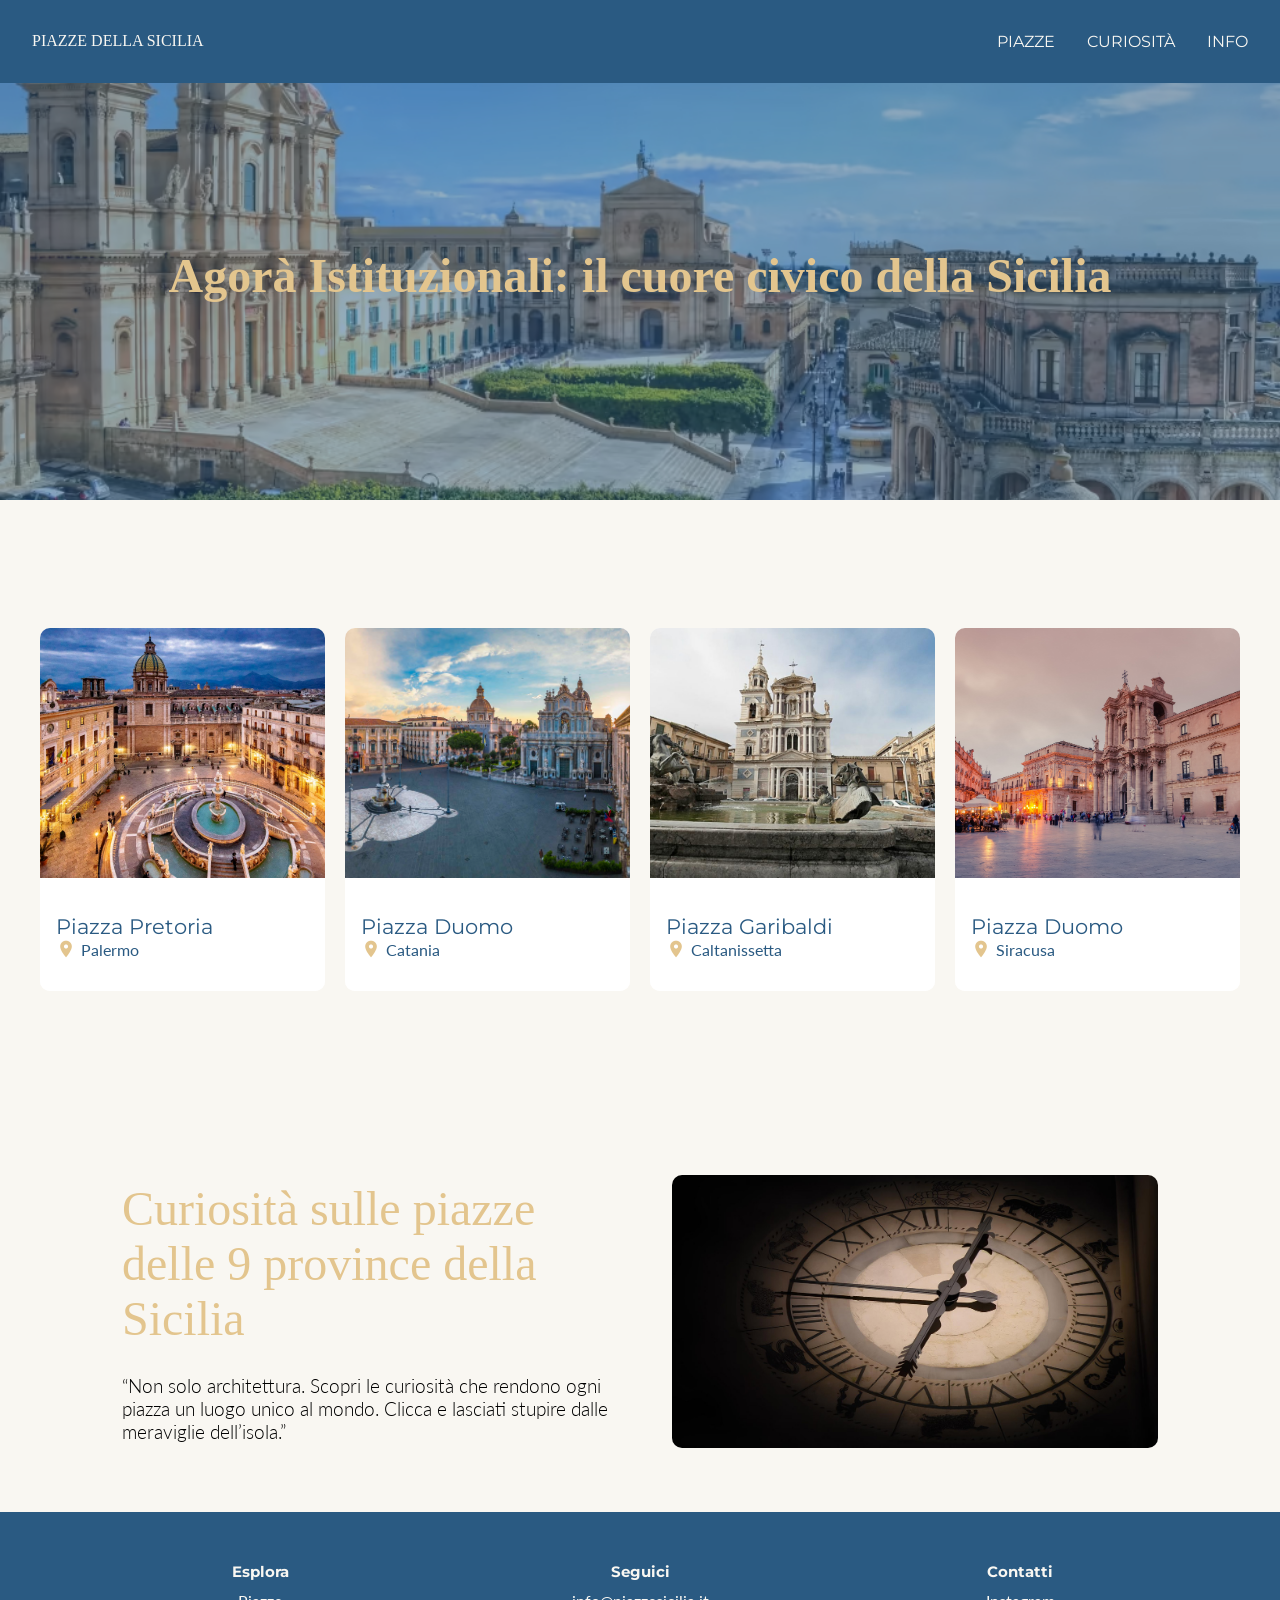
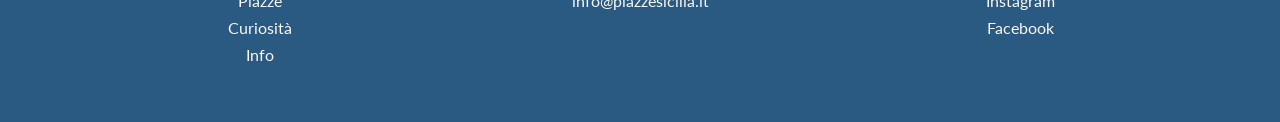
<file: index.html>
<!DOCTYPE html>
<html lang="en">
<head>
    <link rel="stylesheet" href="https://fonts.googleapis.com/icon?family=Material+Icons">
    <meta charset="UTF-8">
    <meta name="viewport" content="width=device-width, initial-scale=1.0">
    <title>Document</title>
    <link rel="stylesheet" href="css/style.css">
    <link href="https://fonts.googleapis.com/css2?family=Lato:wght@300&family=Montserrat:wght@300;400&family=Playfair+Display:wght@400;700&display=swap" rel="stylesheet">
</head>
<body>
    <header>
        <div>
            <p><a href="index.html">Piazze della Sicilia</a></p>
            <nav>
                <ul>
                    <li><a href="piazze.html">Piazze</a></li>
                    <li><a href="curiosita.html">Curiosità</a></li>
                    <li><a href="info.html">Info</a></li>
                </ul>
            </nav>
        </div>
    </header>
    <main>
        <section class="hero">
            <div class="hero_img">
                <img src="immagini/hero.jpg" alt="">
            </div>
            <div class="hero_txt">
                <h1>Agorà Istituzionali: il cuore civico della Sicilia</h1>
            </div>
        </section>
        <section class="content">
            <div class="card_contenitore">
            <a href="piazzapalermo.html" class="card-link">
                <div class="card_item">
                        <div class="card_img">
                            <img src="immagini/Foto 1.jpg" alt="">
                        </div>
                        <div class="card_text">
                            <h2>Piazza Pretoria</h2>
                            <p class="location-container">
                                <span class="material-icons">location_on</span>
                                <span class="location-text">Palermo</span>
                            </p>
                        </div>
                </div>
            </a>
            <a href="piazzacatania.html" class="card-link">
                <div class="card_item">
                    <div class="card_img">
                        <img src="immagini/Foto 2.jpg" alt="">
                    </div>
                    <div class="card_text">
                        <h2>Piazza Duomo</h2>
                        <p class="location-container">
                                <span class="material-icons">location_on</span>
                                <span class="location-text">Catania</span>
                        </p>
                    </div>
                </div>
            </a>
            <a href="piazzacaltanissetta.html" class="card-link">
                <div class="card_item">
                    <div class="card_img">
                        <img src="immagini/Foto 3.jpg" alt="">
                    </div>
                    <div class="card_text">
                        <h2>Piazza Garibaldi</h2>
                        <p class="location-container">
                                <span class="material-icons">location_on</span>
                                <span class="location-text">Caltanissetta</span>
                        </p>
                    </div>
                </div>
            </a>
            <a href="piazzasiracusa.html" class="card-link">
                <div class="card_item">
                    <div class="card_img">
                        <img src="immagini/Foto 4.jpeg" alt="">
                    </div>
                    <div class="card_text">
                        <h2>Piazza Duomo</h2>
                        <p class="location-container">
                                <span class="material-icons">location_on</span>
                                <span class="location-text">Siracusa</span>
                        </p>
                    </div>
                </div>
            </a>
            </div>
        </section>
        <section class="curiosità_container">
                <div class="curiosità_content">
                    <a href="curiosita.html">
                    <h3>Curiosità sulle piazze delle 9 province della Sicilia</h3>
                    </a>
                    <p>“Non solo architettura. Scopri le curiosità che rendono ogni piazza un luogo unico al mondo. Clicca e lasciati stupire dalle meraviglie dell’isola.”</p>
                </div>
                <div class="curiosità_img_wrap">
                    <img src="immagini/Foto 5.jpg" alt="" class="curiosità_img">
                </div>
        </section>
    </main>
    <footer class="site-footer">
        <div class="footer-container">

            <div class="footer-col">
                <h5>Esplora</h5>
                <ul>
                    <li> <a href="#">Piazze</a></li>
                    <li> <a href="#">Curiosità</a></li>
                    <li> <a href="#">Info</a></li>
                </ul>
            </div>
            
            <div class="footer-col">
                <h5>Seguici</h5>
                <p>info@piazzesicilia.it</p>
            </div>
            
            <div class="footer-col">
                <h5>Contatti</h5>
                <ul>
                    <li> <a href="#">Instagram</a></li>
                    <li> <a href="#">Facebook</a></li>
                </ul>
            </div>

        </div>

    </footer>
    
</body>
</html>
</file>
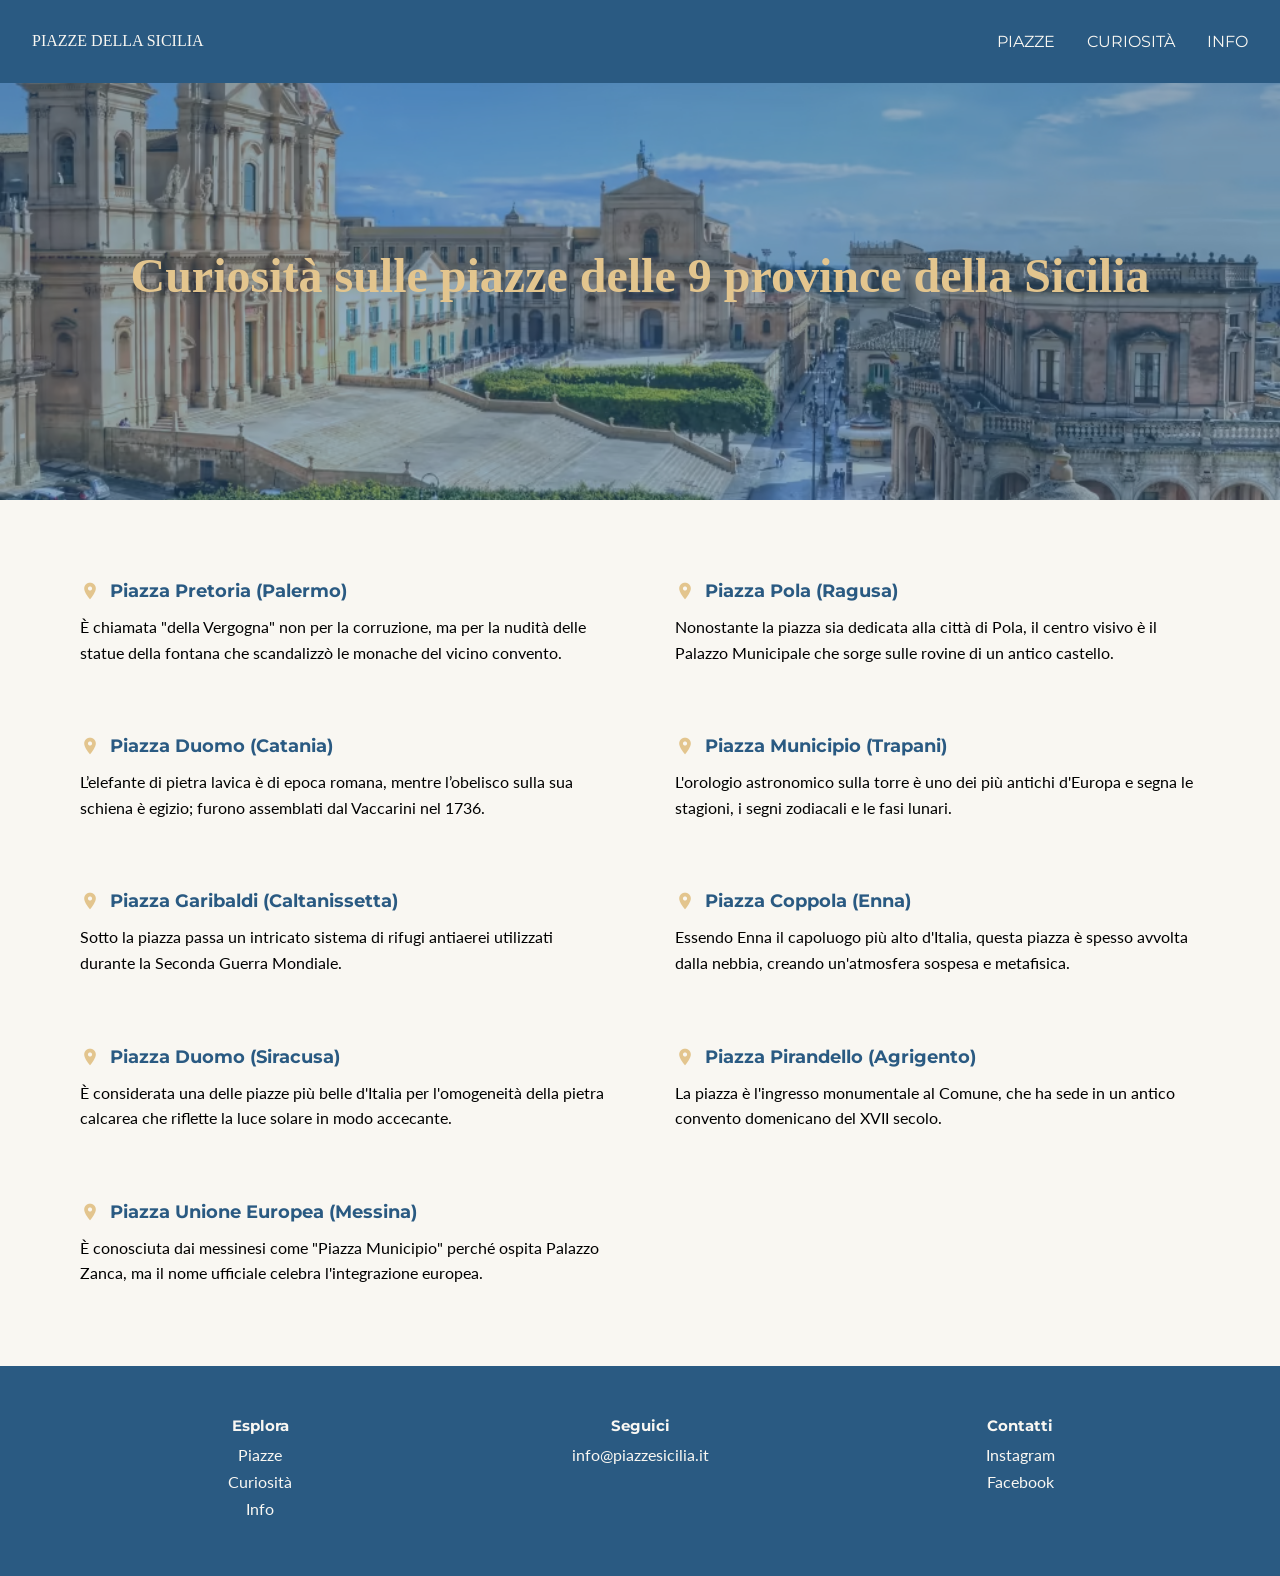
<file: curiosita.html>
<!DOCTYPE html>
<html lang="en">
<head>
    <link rel="stylesheet" href="https://fonts.googleapis.com/icon?family=Material+Icons">
    <meta charset="UTF-8">
    <meta name="viewport" content="width=device-width, initial-scale=1.0">
    <title>Document</title>
    <link rel="stylesheet" href="css/style.css">
    <link href="https://fonts.googleapis.com/css2?family=Lato:wght@300&family=Montserrat:wght@300;400&family=Playfair+Display:wght@400;700&display=swap" rel="stylesheet">
</head>
<body>
    <header>
        <div>
            <p><a href="index.html">Piazze della Sicilia</a></p>
            <nav>
                <ul>
                    <li><a href="piazze.html">Piazze</a></li>
                    <li><a href="curiosita.html">Curiosità</a></li>
                    <li><a href="info.html">Info</a></li>
                </ul>
            </nav>
        </div>
    </header>
    <main>
        <section class="hero">
            <div class="hero_img">
                <img src="immagini/hero.jpg" alt="">
            </div>
            <div class="hero_txt">
                <h1>Curiosità sulle piazze delle 9 province della Sicilia</h1>
            </div>
        </section>
        <section>
            <div class="curiosità-info-grid">                    
                <div class="curiosità-item">
                    <a href="piazzapalermo.html" class="card-link">
                    <h3 class="location-container">
                        <span class="material-icons">location_on</span>
                        <span class="location-text">Piazza Pretoria (Palermo)</span>
                    </h3>
                    </a>
                    <p>È chiamata "della Vergogna" non per la corruzione, ma per la nudità delle statue della fontana che scandalizzò le monache del vicino convento.</p>
                </div>
                <div class="curiosità-item">
                    <h3 class="location-container">
                        <span class="material-icons">location_on</span>
                        <span class="location-text">Piazza Pola (Ragusa)</span>
                    </h3>
                    <p>Nonostante la piazza sia dedicata alla città di Pola, il centro visivo è il Palazzo Municipale che sorge sulle rovine di un antico castello.</p>
                </div>
                <div class="curiosità-item">
                    <a href="piazzacatania.html" class="card-link">
                    <h3 class="location-container">
                        <span class="material-icons">location_on</span>
                        <span class="location-text">Piazza Duomo (Catania)</span>
                    </h3>
                    </a>
                    <p>L’elefante di pietra lavica è di epoca romana, mentre l’obelisco sulla sua schiena è egizio; furono assemblati dal Vaccarini nel 1736.</p>
                </div>
                <div class="curiosità-item">
                    <h3 class="location-container">
                        <span class="material-icons">location_on</span>
                        <span class="location-text">Piazza Municipio (Trapani)</span>
                    </h3>
                    <p>L'orologio astronomico sulla torre è uno dei più antichi d'Europa e segna le stagioni, i segni zodiacali e le fasi lunari.</p>
                </div>
                <div class="curiosità-item">
                    <a href="piazzacaltanissetta.html" class="card-link">
                    <h3 class="location-container">
                        <span class="material-icons">location_on</span>
                        <span class="location-text">Piazza Garibaldi (Caltanissetta)</span>
                    </h3>
                    </a>
                    <p>Sotto la piazza passa un intricato sistema di rifugi antiaerei utilizzati durante la Seconda Guerra Mondiale.</p>
                </div>
                <div class="curiosità-item">
                    <h3 class="location-container">
                        <span class="material-icons">location_on</span>
                        <span class="location-text">Piazza Coppola (Enna)</span>
                    </h3>
                    <p>Essendo Enna il capoluogo più alto d'Italia, questa piazza è spesso avvolta dalla nebbia, creando un'atmosfera sospesa e metafisica.</p>
                </div>
                <div class="curiosità-item">
                    <a href="piazzasiracusa.html" class="card-link">
                    <h3 class="location-container">
                        <span class="material-icons">location_on</span>
                        <span class="location-text">Piazza Duomo (Siracusa)</span>
                    </h3>
                    </a>
                    <p>È considerata una delle piazze più belle d'Italia per l'omogeneità della pietra calcarea che riflette la luce solare in modo accecante.</p>
                </div>
                <div class="curiosità-item">
                    <h3 class="location-container">
                        <span class="material-icons">location_on</span>
                        <span class="location-text">Piazza Pirandello (Agrigento)</span>
                    </h3>
                    <p>La piazza è l'ingresso monumentale al Comune, che ha sede in un antico convento domenicano del XVII secolo.</p>
                </div>
                <div class="curiosità-item">
                    <h3 class="location-container">
                        <span class="material-icons">location_on</span>
                        <span class="location-text">Piazza Unione Europea (Messina)</span>
                    </h3>
                    <p>È conosciuta dai messinesi come "Piazza Municipio" perché ospita Palazzo Zanca, ma il nome ufficiale celebra l'integrazione europea.</p>
                </div>
            </div>
        </section>
    </main>
     <footer class="site-footer">
        <div class="footer-container">

            <div class="footer-col">
                <h5>Esplora</h5>
                <ul>
                    <li> <a href="#">Piazze</a></li>
                    <li> <a href="#">Curiosità</a></li>
                    <li> <a href="#">Info</a></li>
                </ul>
            </div>
            
            <div class="footer-col">
                <h5>Seguici</h5>
                <p>info@piazzesicilia.it</p>
            </div>
            
            <div class="footer-col">
                <h5>Contatti</h5>
                <ul>
                    <li> <a href="#">Instagram</a></li>
                    <li> <a href="#">Facebook</a></li>
                </ul>
            </div>

        </div>

    </footer>
</body>
</html>
</file>
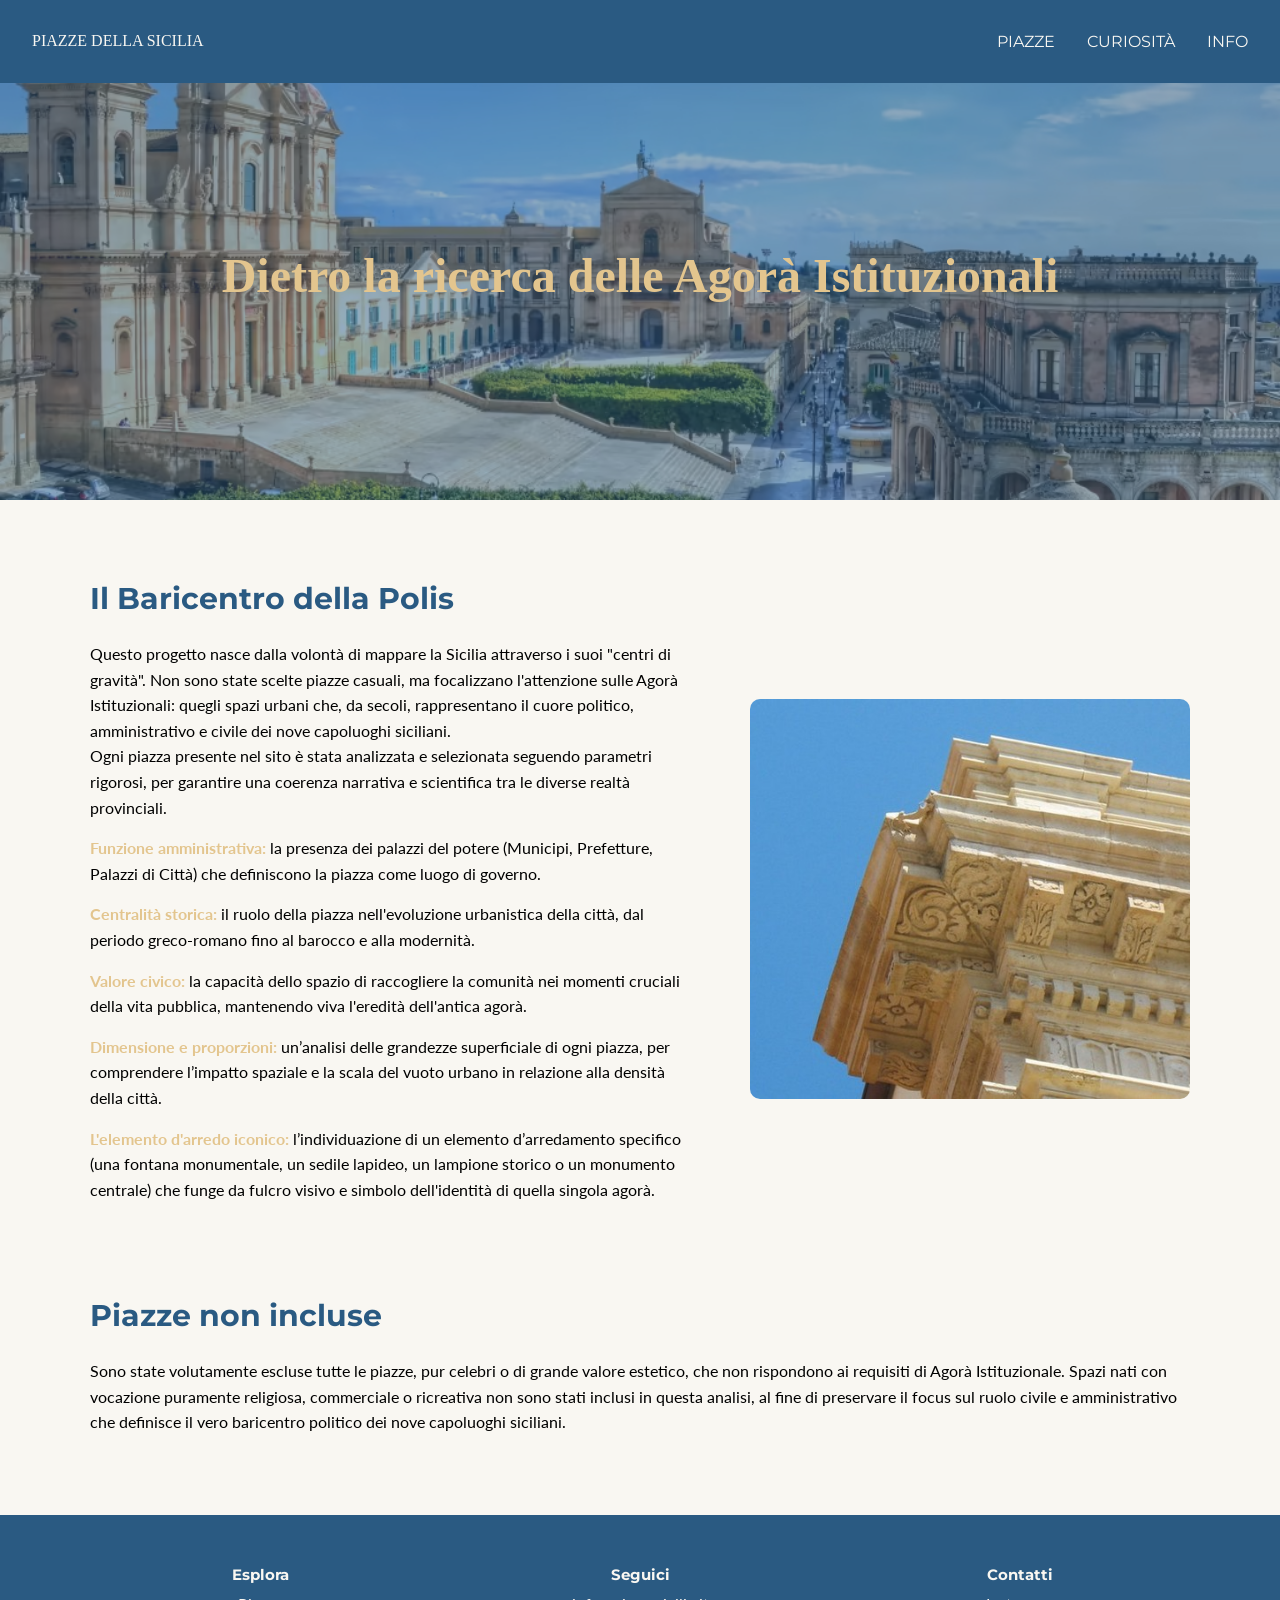
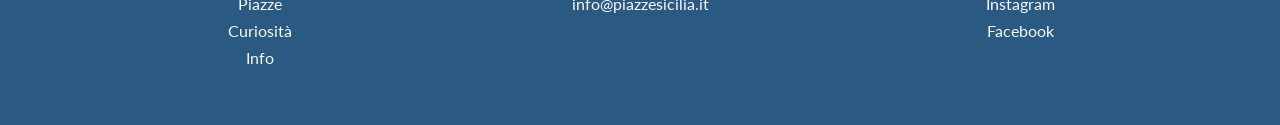
<file: info.html>
<!DOCTYPE html>
<html lang="en">
<head>
    <link rel="stylesheet" href="https://fonts.googleapis.com/icon?family=Material+Icons">
    <meta charset="UTF-8">
    <meta name="viewport" content="width=device-width, initial-scale=1.0">
    <title>Document</title>
    <link rel="stylesheet" href="css/style.css">
    <link href="https://fonts.googleapis.com/css2?family=Lato:wght@300&family=Montserrat:wght@300;400&family=Playfair+Display:wght@400;700&display=swap" rel="stylesheet">
</head>
<body>
    <header>
        <div>
            <p><a href="index.html">Piazze della Sicilia</a></p>
            <nav>
                <ul>
                    <li><a href="piazze.html">Piazze</a></li>
                    <li><a href="curiosita.html">Curiosità</a></li>
                    <li><a href="info.html">Info</a></li>
                </ul>
            </nav>
        </div>
    </header>
    <main>
        <section class="hero">
            <div class="hero_img">
                <img src="immagini/hero.jpg" alt="">
            </div>
            <div class="hero_txt">
                <h1>Dietro la ricerca delle Agorà Istituzionali</h1>
            </div>
        </section>
        <div class="contenitore-fisso">
            <section class="sezione-storia">
                <div class="storia-text">
                    <h2>Il Baricentro della Polis</h2>
                    <p>Questo progetto nasce dalla volontà di mappare la Sicilia attraverso i suoi "centri di gravità". Non sono state scelte piazze casuali, ma focalizzano l'attenzione sulle Agorà Istituzionali: quegli spazi urbani che, da secoli, rappresentano il cuore politico, amministrativo e civile dei nove capoluoghi siciliani.</p>
                    <p>Ogni piazza presente nel sito è stata analizzata e selezionata seguendo parametri rigorosi, per garantire una coerenza narrativa e scientifica tra le diverse realtà provinciali.</p>
                    <ul class="lista-parametri">
                        <li><strong>Funzione amministrativa:</strong> la presenza dei palazzi del potere (Municipi, Prefetture, Palazzi di Città) che definiscono la piazza come luogo di governo.</li>
                        <li><strong>Centralità storica:</strong> il ruolo della piazza nell'evoluzione urbanistica della città, dal periodo greco-romano fino al barocco e alla modernità.</li>
                        <li><strong>Valore civico:</strong> la capacità dello spazio di raccogliere la comunità nei momenti cruciali della vita pubblica, mantenendo viva l'eredità dell'antica agorà.</li>
                        <li><strong>Dimensione e proporzioni:</strong> un’analisi delle grandezze superficiale di ogni piazza, per comprendere l’impatto spaziale e la scala del vuoto urbano in relazione alla densità della città.</li>
                        <li><strong>L'elemento d'arredo iconico:</strong> l’individuazione di un elemento d’arredamento specifico (una fontana monumentale, un sedile lapideo, un lampione storico o un monumento centrale) che funge da fulcro visivo e simbolo dell'identità di quella singola agorà.</li>
                    </ul>
                </div>
                <div class="storia-img">
                    <img src="immagini/firma-wermexio.jpg" alt="">
                </div>
            </section>
            <section class="sezione-piazze-escluse">
                <h2>Piazze non incluse</h2>
                <p>Sono state volutamente escluse tutte le piazze, pur celebri o di grande valore estetico, che non rispondono ai requisiti di Agorà Istituzionale. 
Spazi nati con vocazione puramente religiosa, commerciale o ricreativa non sono stati inclusi in questa analisi, al fine di preservare il focus sul ruolo civile e amministrativo che definisce il vero baricentro politico dei nove capoluoghi siciliani.</p>
            </section>
        </div>
    </main>
    <footer class="site-footer">
        <div class="footer-container">

            <div class="footer-col">
                <h5>Esplora</h5>
                <ul>
                    <li> <a href="#">Piazze</a></li>
                    <li> <a href="#">Curiosità</a></li>
                    <li> <a href="#">Info</a></li>
                </ul>
            </div>
            
            <div class="footer-col">
                <h5>Seguici</h5>
                <p>info@piazzesicilia.it</p>
            </div>
            
            <div class="footer-col">
                <h5>Contatti</h5>
                <ul>
                    <li> <a href="#">Instagram</a></li>
                    <li> <a href="#">Facebook</a></li>
                </ul>
            </div>

        </div>

    </footer>
</body>
</html>
</file>
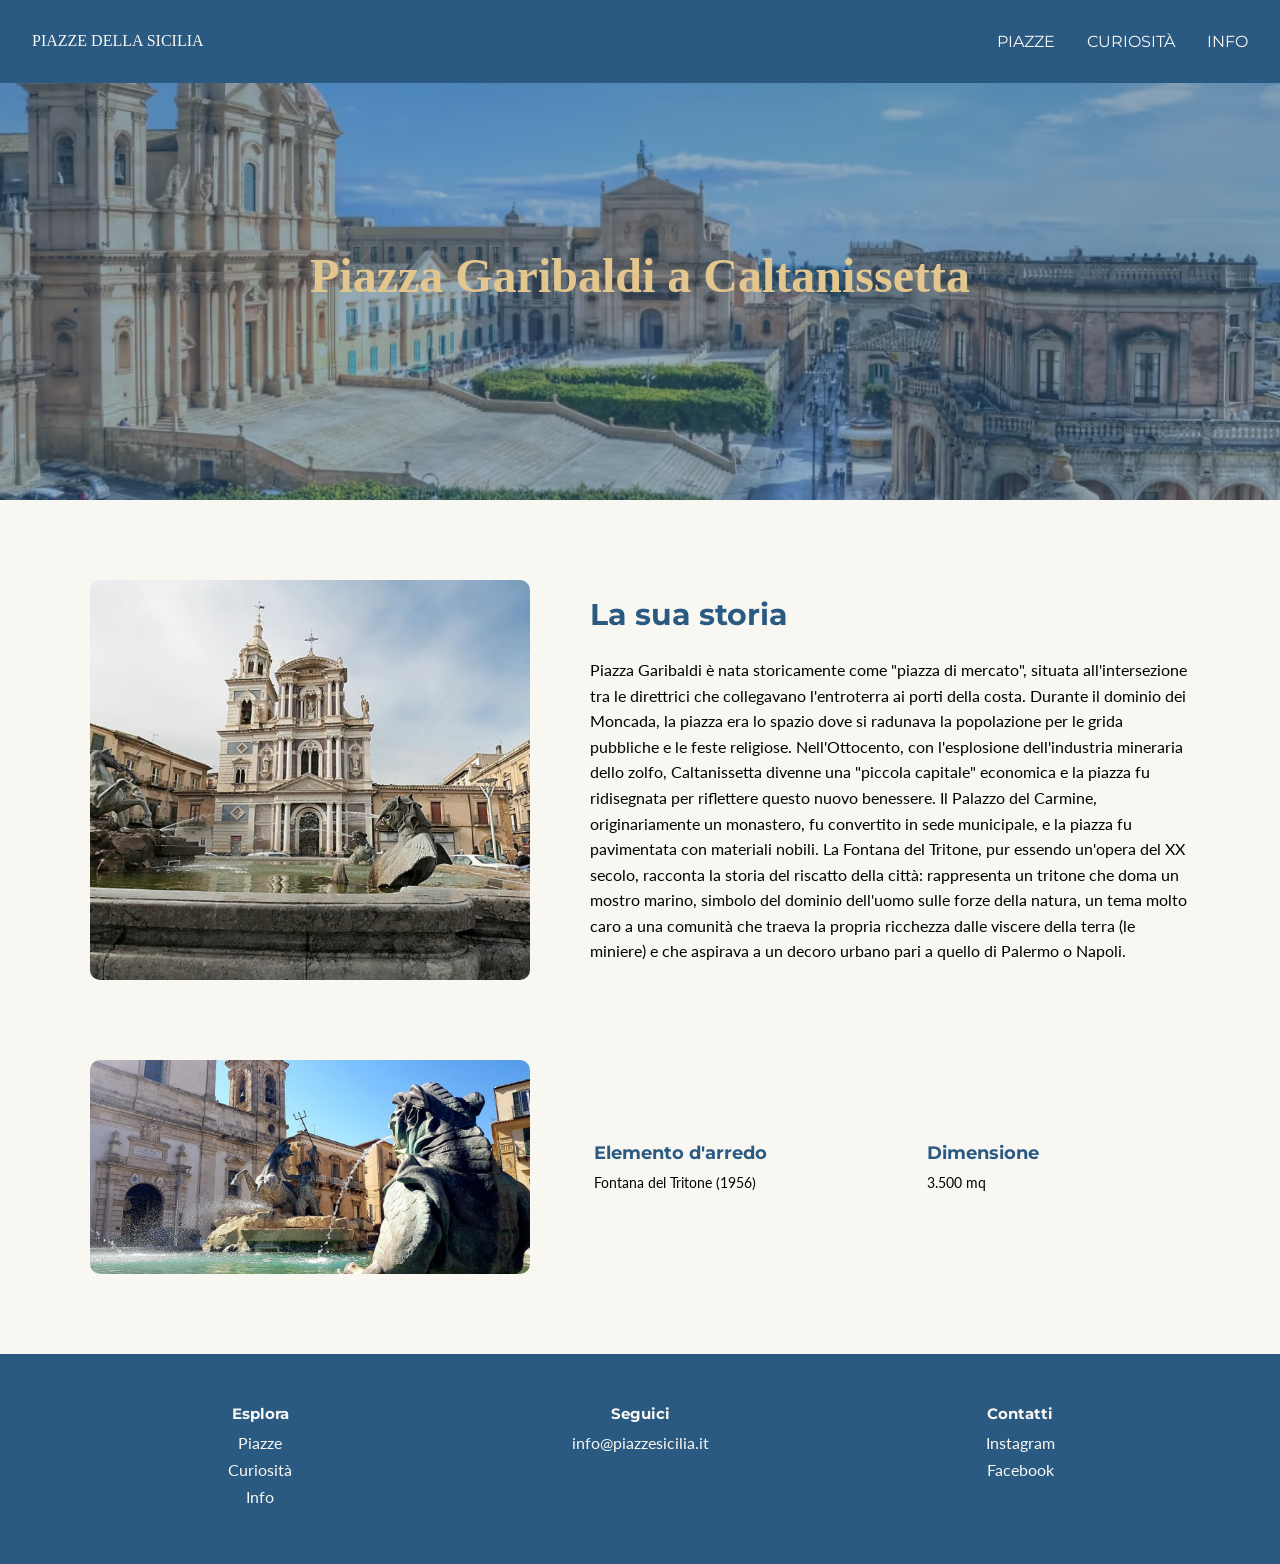
<file: piazzacaltanissetta.html>
<!DOCTYPE html>
<html lang="en">
<head>
    <link rel="stylesheet" href="https://fonts.googleapis.com/icon?family=Material+Icons">
    <meta charset="UTF-8">
    <meta name="viewport" content="width=device-width, initial-scale=1.0">
    <title>Document</title>
    <link rel="stylesheet" href="css/style.css">
    <link href="https://fonts.googleapis.com/css2?family=Lato:wght@300&family=Montserrat:wght@300;400&family=Playfair+Display:wght@400;700&display=swap" rel="stylesheet">
</head>
<body>
    <header>
        <div>
            <p><a href="index.html">Piazze della Sicilia</a></p>
            <nav>
                <ul>
                    <li><a href="piazze.html">Piazze</a></li>
                    <li><a href="curiosita.html">Curiosità</a></li>
                    <li><a href="info.html">Info</a></li>
                </ul>
            </nav>
        </div>
    </header>
    <main>
        <section class="hero">
            <div class="hero_img">
                <img src="immagini/hero.jpg" alt="">
            </div>
            <div class="hero_txt">
                <h1>Piazza Garibaldi a Caltanissetta</h1>
            </div>
        </section>
        <div class="contenitore-fisso">
            <section class="sezione-storia">
            <div class="storia-img">
                <img src="immagini/Foto 3.jpg" alt="">
            </div>
            <div class="storia-text">
                <h2>La sua storia</h2>
                <p>Piazza Garibaldi è nata storicamente come "piazza di mercato", situata all'intersezione tra le direttrici che collegavano l'entroterra ai porti della costa. Durante il dominio dei Moncada, la piazza era lo spazio dove si radunava la popolazione per le grida pubbliche e le feste religiose. Nell'Ottocento, con l'esplosione dell'industria mineraria dello zolfo, Caltanissetta divenne una "piccola capitale" economica e la piazza fu ridisegnata per riflettere questo nuovo benessere.
Il Palazzo del Carmine, originariamente un monastero, fu convertito in sede municipale, e la piazza fu pavimentata con materiali nobili. La Fontana del Tritone, pur essendo un'opera del XX secolo, racconta la storia del riscatto della città: rappresenta un tritone che doma un mostro marino, simbolo del dominio dell'uomo sulle forze della natura, un tema molto caro a una comunità che traeva la propria ricchezza dalle viscere della terra (le miniere) e che aspirava a un decoro urbano pari a quello di Palermo o Napoli.</p>
            </div>
        </section>
        <section class="sezione-dettagli">
            <div class="dettagli-img">
                <img src="immagini/fontanacaltanissetta.jpg" alt="">
            </div>
            <div class="dettagli-info-grid">
                <div class="info-item">
                <h3>Elemento d'arredo</h3>
                <p>Fontana del Tritone (1956)</p>
            </div>
            <div class="info-item">
                <h3>Dimensione</h3>
                <p>3.500 mq</p>
            </div>
            </div>
        </section>
        </div>
    </main>
    <footer class="site-footer">
        <div class="footer-container">

            <div class="footer-col">
                <h5>Esplora</h5>
                <ul>
                    <li> <a href="#">Piazze</a></li>
                    <li> <a href="#">Curiosità</a></li>
                    <li> <a href="#">Info</a></li>
                </ul>
            </div>
            
            <div class="footer-col">
                <h5>Seguici</h5>
                <p>info@piazzesicilia.it</p>
            </div>
            
            <div class="footer-col">
                <h5>Contatti</h5>
                <ul>
                    <li> <a href="#">Instagram</a></li>
                    <li> <a href="#">Facebook</a></li>
                </ul>
            </div>

        </div>

    </footer>
</body>
</html>
</file>
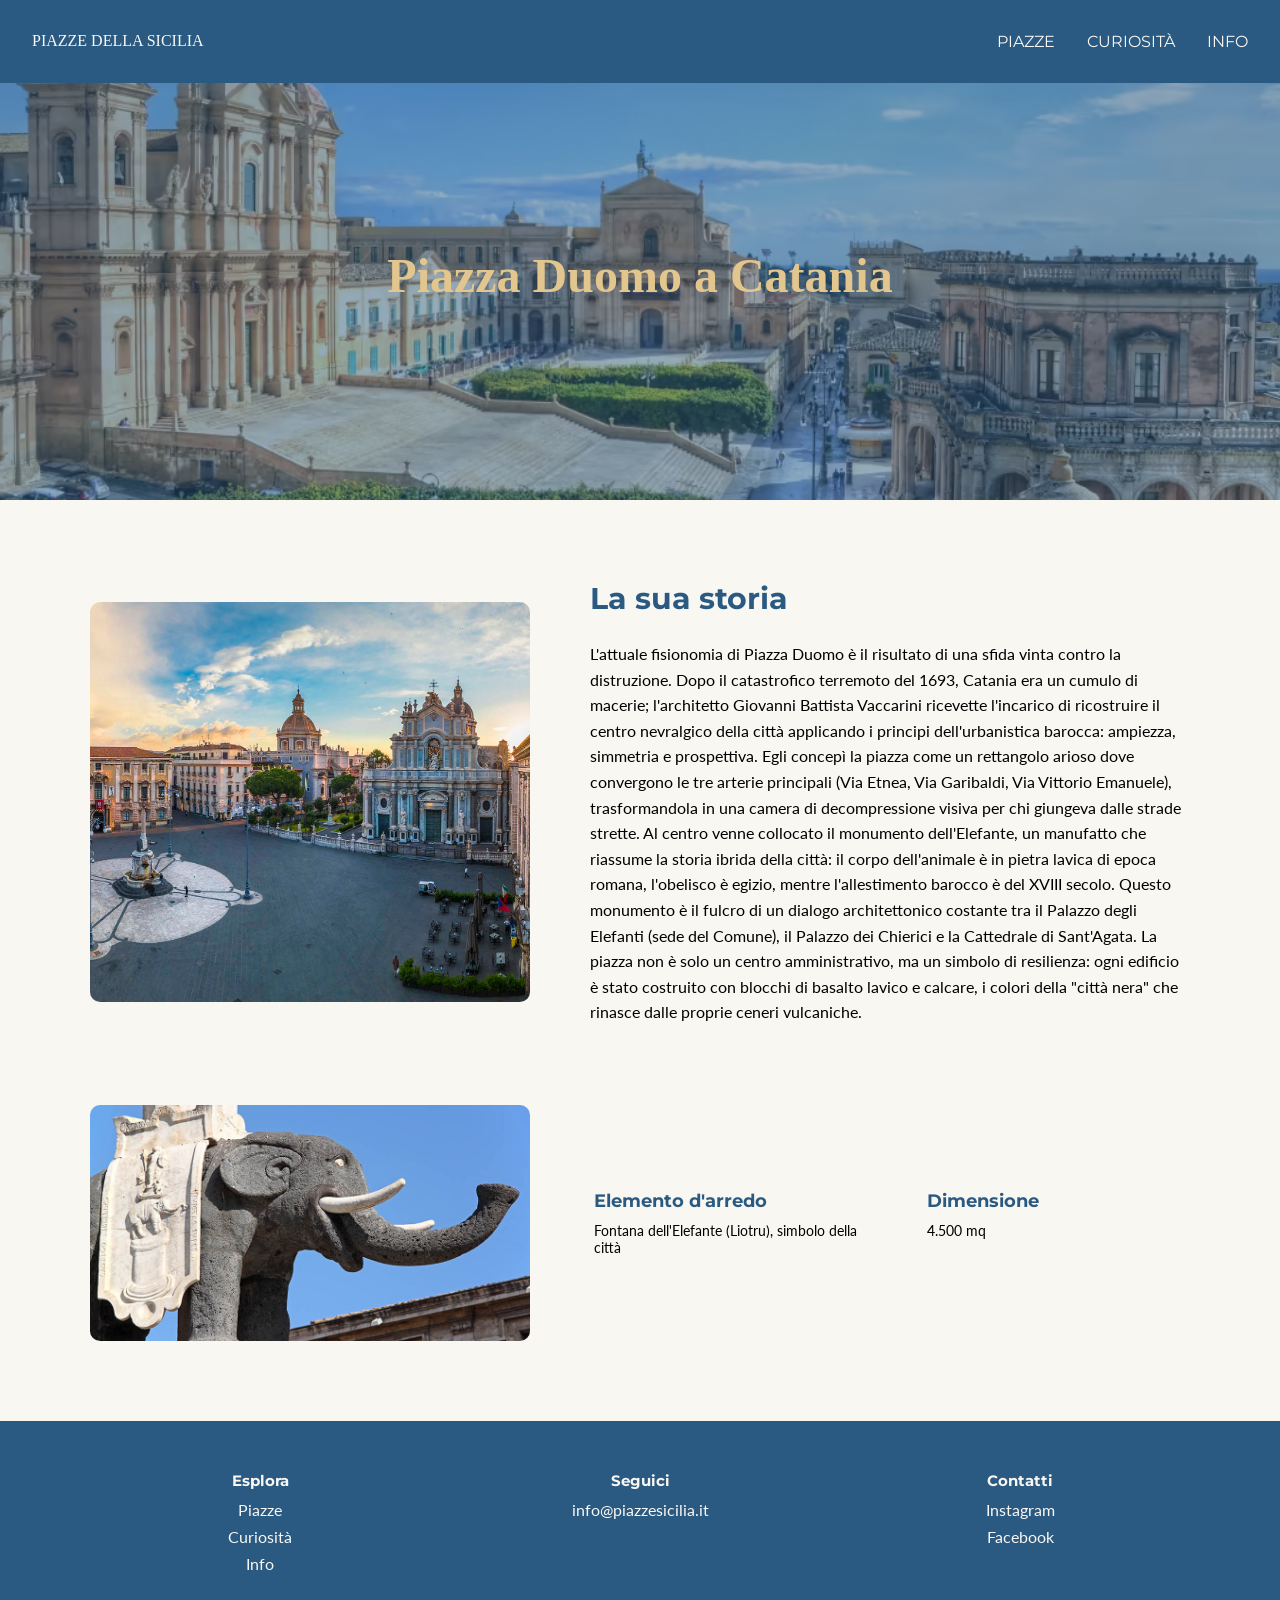
<file: piazzacatania.html>
<!DOCTYPE html>
<html lang="en">
<head>
    <link rel="stylesheet" href="https://fonts.googleapis.com/icon?family=Material+Icons">
    <meta charset="UTF-8">
    <meta name="viewport" content="width=device-width, initial-scale=1.0">
    <title>Document</title>
    <link rel="stylesheet" href="css/style.css">
    <link href="https://fonts.googleapis.com/css2?family=Lato:wght@300&family=Montserrat:wght@300;400&family=Playfair+Display:wght@400;700&display=swap" rel="stylesheet">
</head>
<body>
    <header>
        <div>
            <p><a href="index.html">Piazze della Sicilia</a></p>
            <nav>
                <ul>
                    <li><a href="piazze.html">Piazze</a></li>
                    <li><a href="curiosita.html">Curiosità</a></li>
                    <li><a href="info.html">Info</a></li>
                </ul>
            </nav>
        </div>
    </header>
    <main>
        <section class="hero">
            <div class="hero_img">
                <img src="immagini/hero.jpg" alt="">
            </div>
            <div class="hero_txt">
                <h1>Piazza Duomo a Catania</h1>
            </div>
        </section>
        <div class="contenitore-fisso">
            <section class="sezione-storia">
            <div class="storia-img">
                <img src="immagini/Foto 2.jpg" alt="">
            </div>
            <div class="storia-text">
                <h2>La sua storia</h2>
                <p>L'attuale fisionomia di Piazza Duomo è il risultato di una sfida vinta contro la distruzione. Dopo il catastrofico terremoto del 1693, Catania era un cumulo di macerie; l'architetto Giovanni Battista Vaccarini ricevette l'incarico di ricostruire il centro nevralgico della città applicando i principi dell'urbanistica barocca: ampiezza, simmetria e prospettiva. Egli concepì la piazza come un rettangolo arioso dove convergono le tre arterie principali (Via Etnea, Via Garibaldi, Via Vittorio Emanuele), trasformandola in una camera di decompressione visiva per chi giungeva dalle strade strette.
Al centro venne collocato il monumento dell'Elefante, un manufatto che riassume la storia ibrida della città: il corpo dell'animale è in pietra lavica di epoca romana, l'obelisco è egizio, mentre l'allestimento barocco è del XVIII secolo. Questo monumento è il fulcro di un dialogo architettonico costante tra il Palazzo degli Elefanti (sede del Comune), il Palazzo dei Chierici e la Cattedrale di Sant'Agata. La piazza non è solo un centro amministrativo, ma un simbolo di resilienza: ogni edificio è stato costruito con blocchi di basalto lavico e calcare, i colori della "città nera" che rinasce dalle proprie ceneri vulcaniche.</p>
            </div>
        </section>
        <section class="sezione-dettagli">
            <div class="dettagli-img">
                <img src="immagini/elefantecatania.jpg" alt="">
            </div>
            <div class="dettagli-info-grid">
                <div class="info-item">
                <h3>Elemento d'arredo</h3>
                <p>Fontana dell'Elefante (Liotru), simbolo della città</p>
            </div>
            <div class="info-item">
                <h3>Dimensione</h3>
                <p>4.500 mq</p>
            </div>
            </div>
        </section>
        </div>
    </main>
    <footer class="site-footer">
        <div class="footer-container">

            <div class="footer-col">
                <h5>Esplora</h5>
                <ul>
                    <li> <a href="#">Piazze</a></li>
                    <li> <a href="#">Curiosità</a></li>
                    <li> <a href="#">Info</a></li>
                </ul>
            </div>
            
            <div class="footer-col">
                <h5>Seguici</h5>
                <p>info@piazzesicilia.it</p>
            </div>
            
            <div class="footer-col">
                <h5>Contatti</h5>
                <ul>
                    <li> <a href="#">Instagram</a></li>
                    <li> <a href="#">Facebook</a></li>
                </ul>
            </div>

        </div>

    </footer>
</body>
</html>
</file>
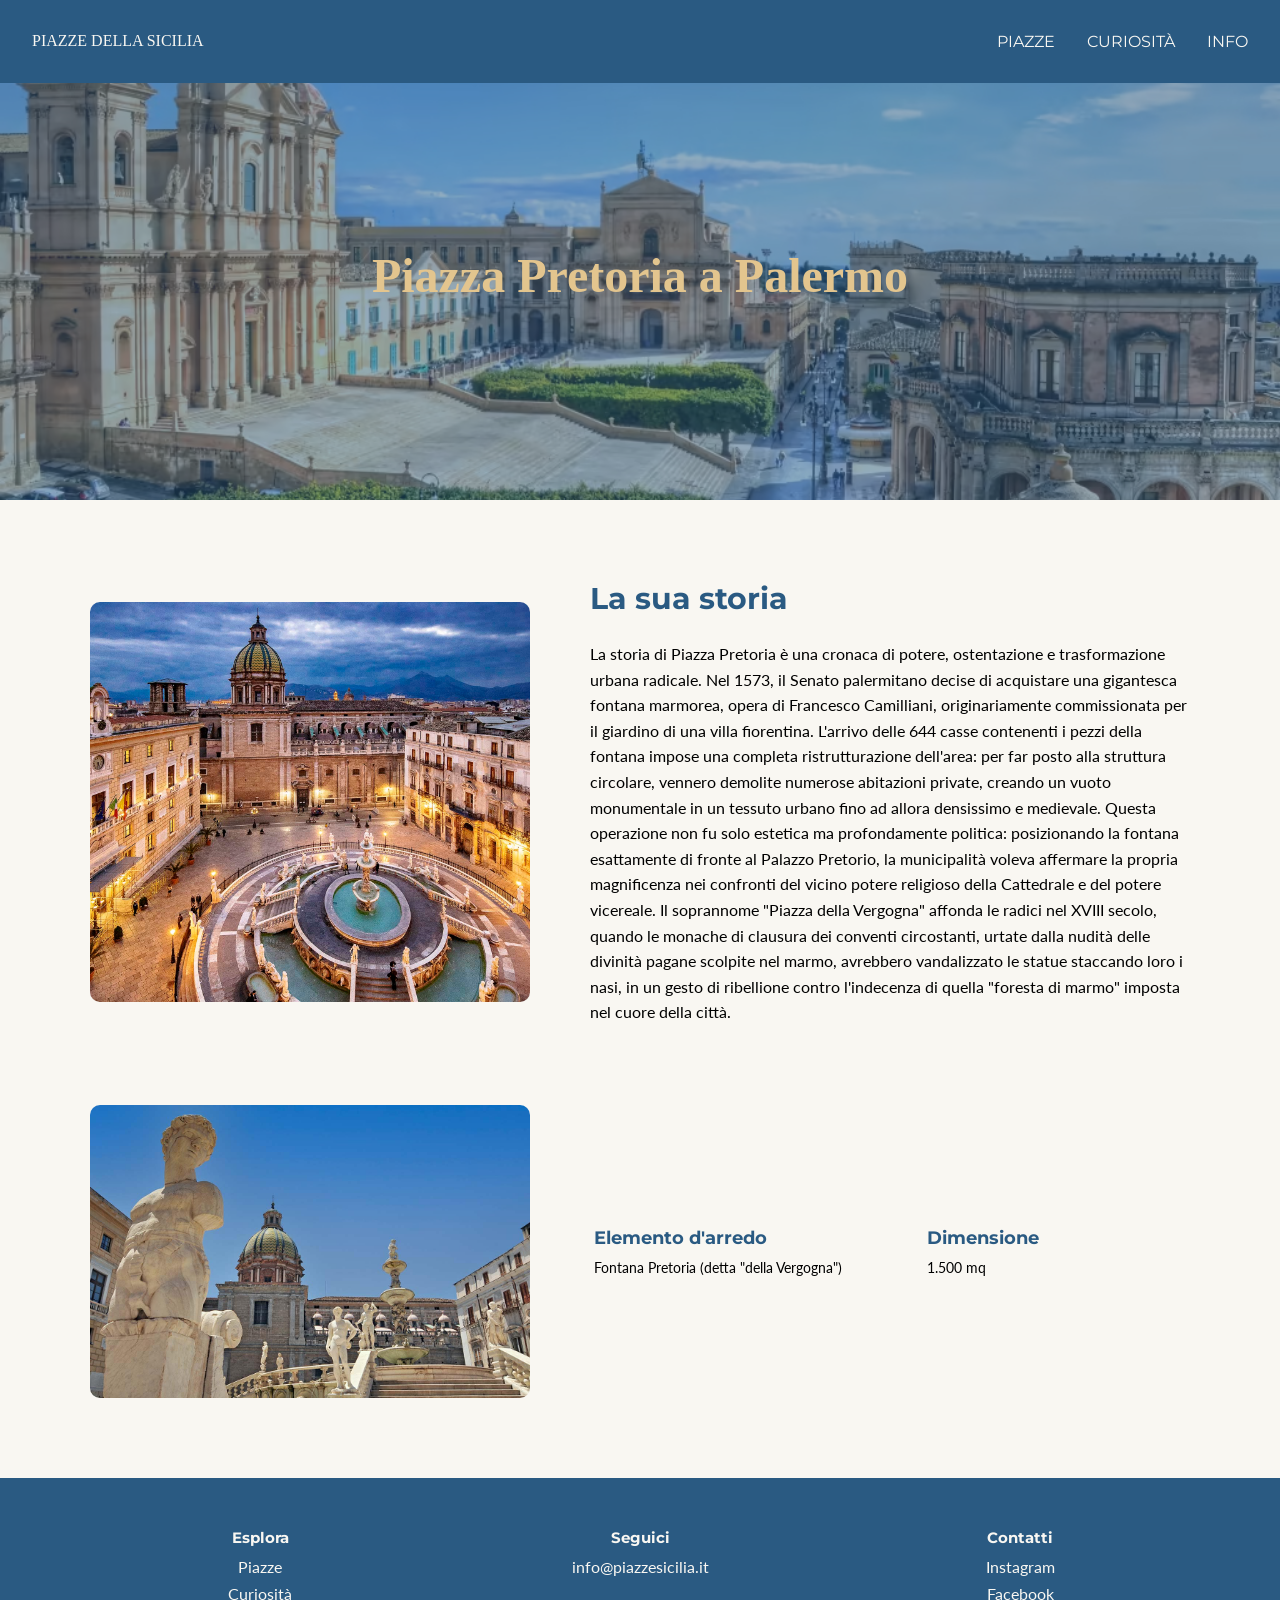
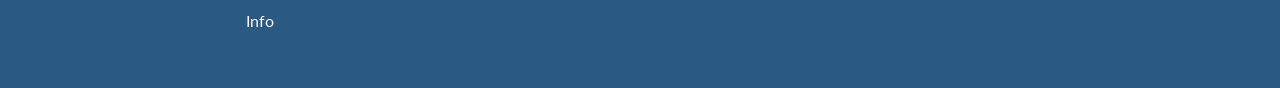
<file: piazzapalermo.html>
<!DOCTYPE html>
<html lang="en">
<head>
    <link rel="stylesheet" href="https://fonts.googleapis.com/icon?family=Material+Icons">
    <meta charset="UTF-8">
    <meta name="viewport" content="width=device-width, initial-scale=1.0">
    <title>Document</title>
    <link rel="stylesheet" href="css/style.css">
    <link href="https://fonts.googleapis.com/css2?family=Lato:wght@300&family=Montserrat:wght@300;400&family=Playfair+Display:wght@400;700&display=swap" rel="stylesheet">
</head>
<body>
    <header>
        <div>
            <p><a href="index.html">Piazze della Sicilia</a></p>
            <nav>
                <ul>
                    <li><a href="piazze.html">Piazze</a></li>
                    <li><a href="curiosita.html">Curiosità</a></li>
                    <li><a href="info.html">Info</a></li>
                </ul>
            </nav>
        </div>
    </header>
    <main>
        <section class="hero">
            <div class="hero_img">
                <img src="immagini/hero.jpg" alt="">
            </div>
            <div class="hero_txt">
                <h1>Piazza Pretoria a Palermo</h1>
            </div>
        </section>
        <div class="contenitore-fisso">
            <section class="sezione-storia">
            <div class="storia-img">
                <img src="immagini/Foto 1.jpg" alt="">
            </div>
            <div class="storia-text">
                <h2>La sua storia</h2>
                <p>La storia di Piazza Pretoria è una cronaca di potere, ostentazione e trasformazione urbana radicale. Nel 1573, il Senato palermitano decise di acquistare una gigantesca fontana marmorea, opera di Francesco Camilliani, originariamente commissionata per il giardino di una villa fiorentina. L'arrivo delle 644 casse contenenti i pezzi della fontana impose una completa ristrutturazione dell'area: per far posto alla struttura circolare, vennero demolite numerose abitazioni private, creando un vuoto monumentale in un tessuto urbano fino ad allora densissimo e medievale.
Questa operazione non fu solo estetica ma profondamente politica: posizionando la fontana esattamente di fronte al Palazzo Pretorio, la municipalità voleva affermare la propria magnificenza nei confronti del vicino potere religioso della Cattedrale e del potere vicereale. Il soprannome "Piazza della Vergogna" affonda le radici nel XVIII secolo, quando le monache di clausura dei conventi circostanti, urtate dalla nudità delle divinità pagane scolpite nel marmo, avrebbero vandalizzato le statue staccando loro i nasi, in un gesto di ribellione contro l'indecenza di quella "foresta di marmo" imposta nel cuore della città.</p>
            </div>
        </section>
        <section class="sezione-dettagli">
            <div class="dettagli-img">
                <img src="immagini/fontanapiazzapalermo.jpg" alt="">
            </div>
            <div class="dettagli-info-grid">
                <div class="info-item">
                <h3>Elemento d'arredo</h3>
                <p>Fontana Pretoria (detta "della Vergogna")</p>
            </div>
            <div class="info-item">
                <h3>Dimensione</h3>
                <p>1.500 mq</p>
            </div>
            </div>
        </section>
        </div>
    </main>
    <footer class="site-footer">
        <div class="footer-container">

            <div class="footer-col">
                <h5>Esplora</h5>
                <ul>
                    <li> <a href="#">Piazze</a></li>
                    <li> <a href="#">Curiosità</a></li>
                    <li> <a href="#">Info</a></li>
                </ul>
            </div>
            
            <div class="footer-col">
                <h5>Seguici</h5>
                <p>info@piazzesicilia.it</p>
            </div>
            
            <div class="footer-col">
                <h5>Contatti</h5>
                <ul>
                    <li> <a href="#">Instagram</a></li>
                    <li> <a href="#">Facebook</a></li>
                </ul>
            </div>

        </div>

    </footer>
    
</body>
</html>
</file>
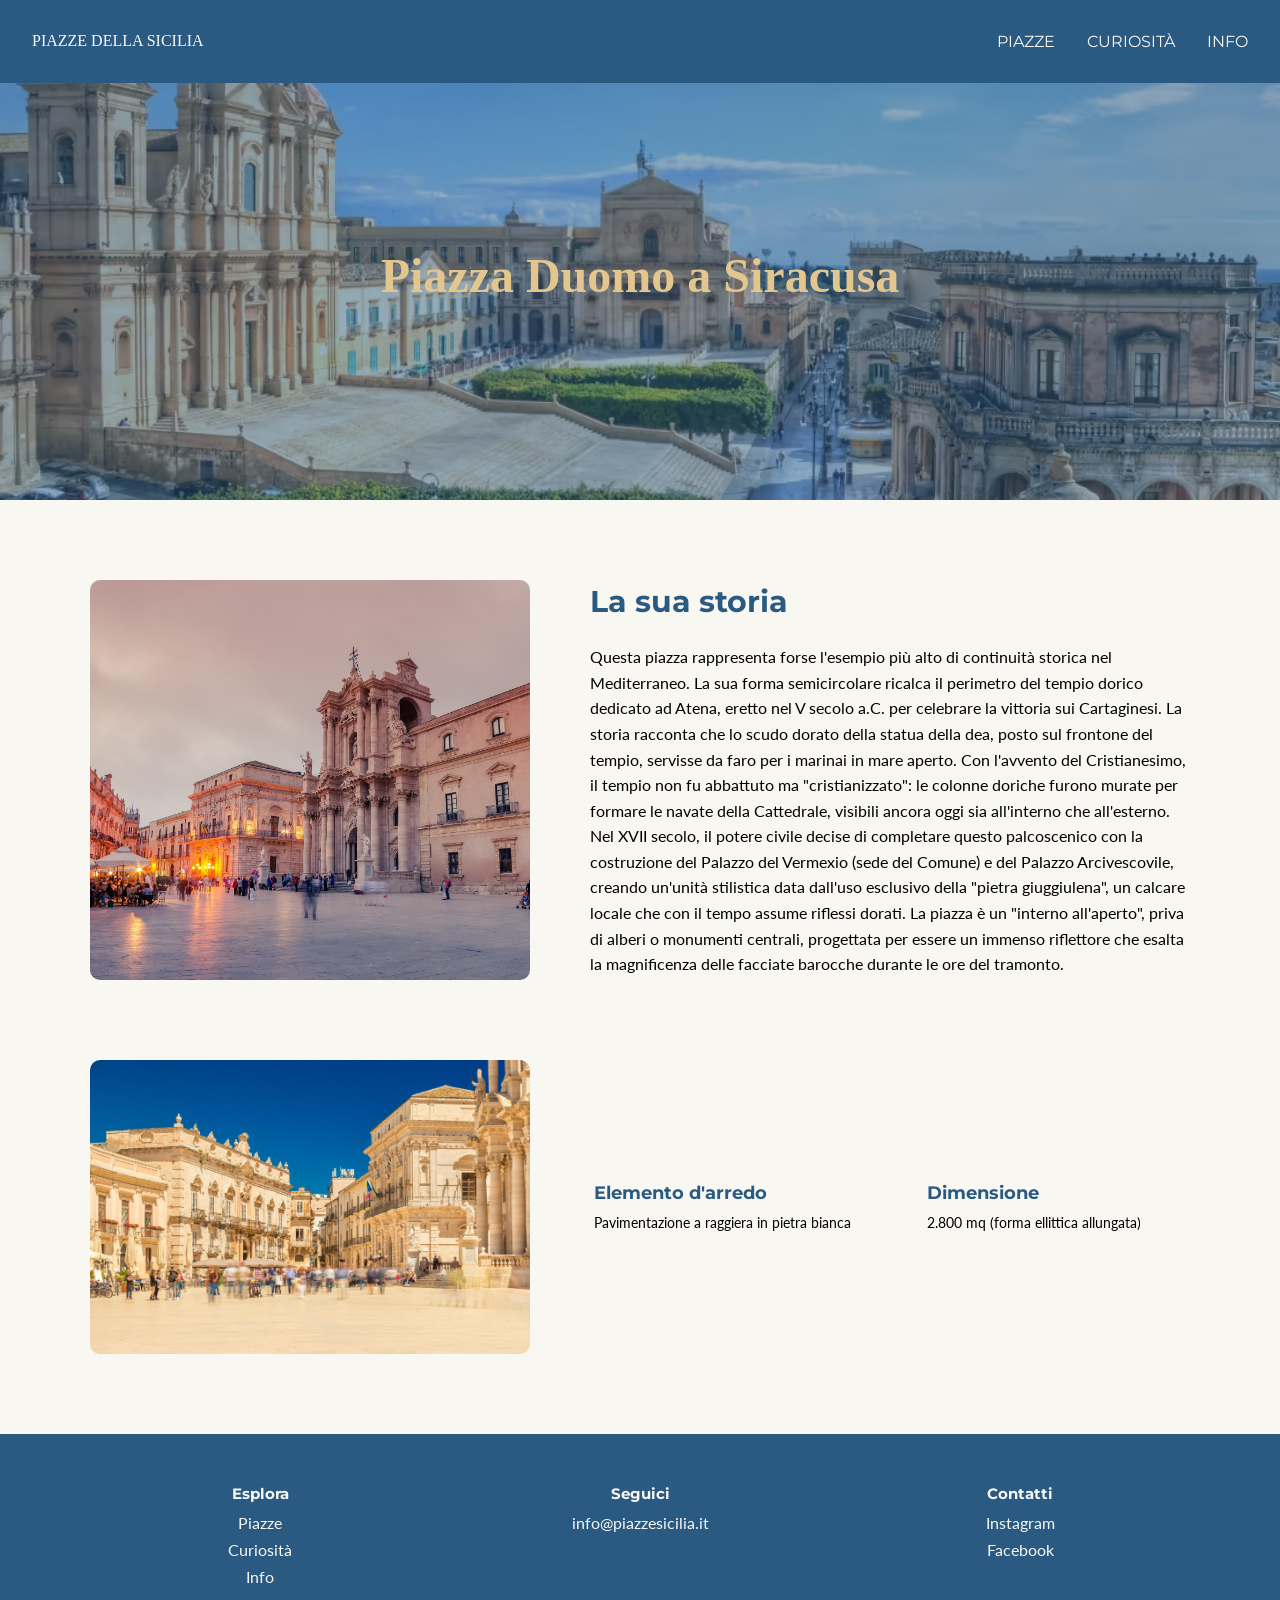
<file: piazzasiracusa.html>
<!DOCTYPE html>
<html lang="en">
<head>
    <link rel="stylesheet" href="https://fonts.googleapis.com/icon?family=Material+Icons">
    <meta charset="UTF-8">
    <meta name="viewport" content="width=device-width, initial-scale=1.0">
    <title>Document</title>
    <link rel="stylesheet" href="css/style.css">
    <link href="https://fonts.googleapis.com/css2?family=Lato:wght@300&family=Montserrat:wght@300;400&family=Playfair+Display:wght@400;700&display=swap" rel="stylesheet">
</head>
<body>
    <header>
        <div>
            <p><a href="index.html">Piazze della Sicilia</a></p>
            <nav>
                <ul>
                    <li><a href="piazze.html">Piazze</a></li>
                    <li><a href="curiosita.html">Curiosità</a></li>
                    <li><a href="info.html">Info</a></li>
                </ul>
            </nav>
        </div>
    </header>
    <main>
        <section class="hero">
            <div class="hero_img">
                <img src="immagini/hero.jpg" alt="">
            </div>
            <div class="hero_txt">
                <h1>Piazza Duomo a Siracusa</h1>
            </div>
        </section>
        <div class="contenitore-fisso">
            <section class="sezione-storia">
            <div class="storia-img">
                <img src="immagini/Foto 4.jpeg" alt="">
            </div>
            <div class="storia-text">
                <h2>La sua storia</h2>
                <p>Questa piazza rappresenta forse l'esempio più alto di continuità storica nel Mediterraneo. La sua forma semicircolare ricalca il perimetro del tempio dorico dedicato ad Atena, eretto nel V secolo a.C. per celebrare la vittoria sui Cartaginesi. La storia racconta che lo scudo dorato della statua della dea, posto sul frontone del tempio, servisse da faro per i marinai in mare aperto. Con l'avvento del Cristianesimo, il tempio non fu abbattuto ma "cristianizzato": le colonne doriche furono murate per formare le navate della Cattedrale, visibili ancora oggi sia all'interno che all'esterno.
Nel XVII secolo, il potere civile decise di completare questo palcoscenico con la costruzione del Palazzo del Vermexio (sede del Comune) e del Palazzo Arcivescovile, creando un'unità stilistica data dall'uso esclusivo della "pietra giuggiulena", un calcare locale che con il tempo assume riflessi dorati. La piazza è un "interno all'aperto", priva di alberi o monumenti centrali, progettata per essere un immenso riflettore che esalta la magnificenza delle facciate barocche durante le ore del tramonto.</p>
            </div>
        </section>
        <section class="sezione-dettagli">
            <div class="dettagli-img">
                <img src="immagini/Siracusa luce .jpeg" alt="">
            </div>
            <div class="dettagli-info-grid">
                <div class="info-item">
                <h3>Elemento d'arredo</h3>
                <p>Pavimentazione a raggiera in pietra bianca</p>
            </div>
            <div class="info-item">
                <h3>Dimensione</h3>
                <p>2.800 mq (forma ellittica allungata)</p>
            </div>
            </div>
        </section>
        </div>
    </main>
    <footer class="site-footer">
        <div class="footer-container">

            <div class="footer-col">
                <h5>Esplora</h5>
                <ul>
                    <li> <a href="#">Piazze</a></li>
                    <li> <a href="#">Curiosità</a></li>
                    <li> <a href="#">Info</a></li>
                </ul>
            </div>
            
            <div class="footer-col">
                <h5>Seguici</h5>
                <p>info@piazzesicilia.it</p>
            </div>
            
            <div class="footer-col">
                <h5>Contatti</h5>
                <ul>
                    <li> <a href="#">Instagram</a></li>
                    <li> <a href="#">Facebook</a></li>
                </ul>
            </div>

        </div>

    </footer>
</body>
</html>
</file>
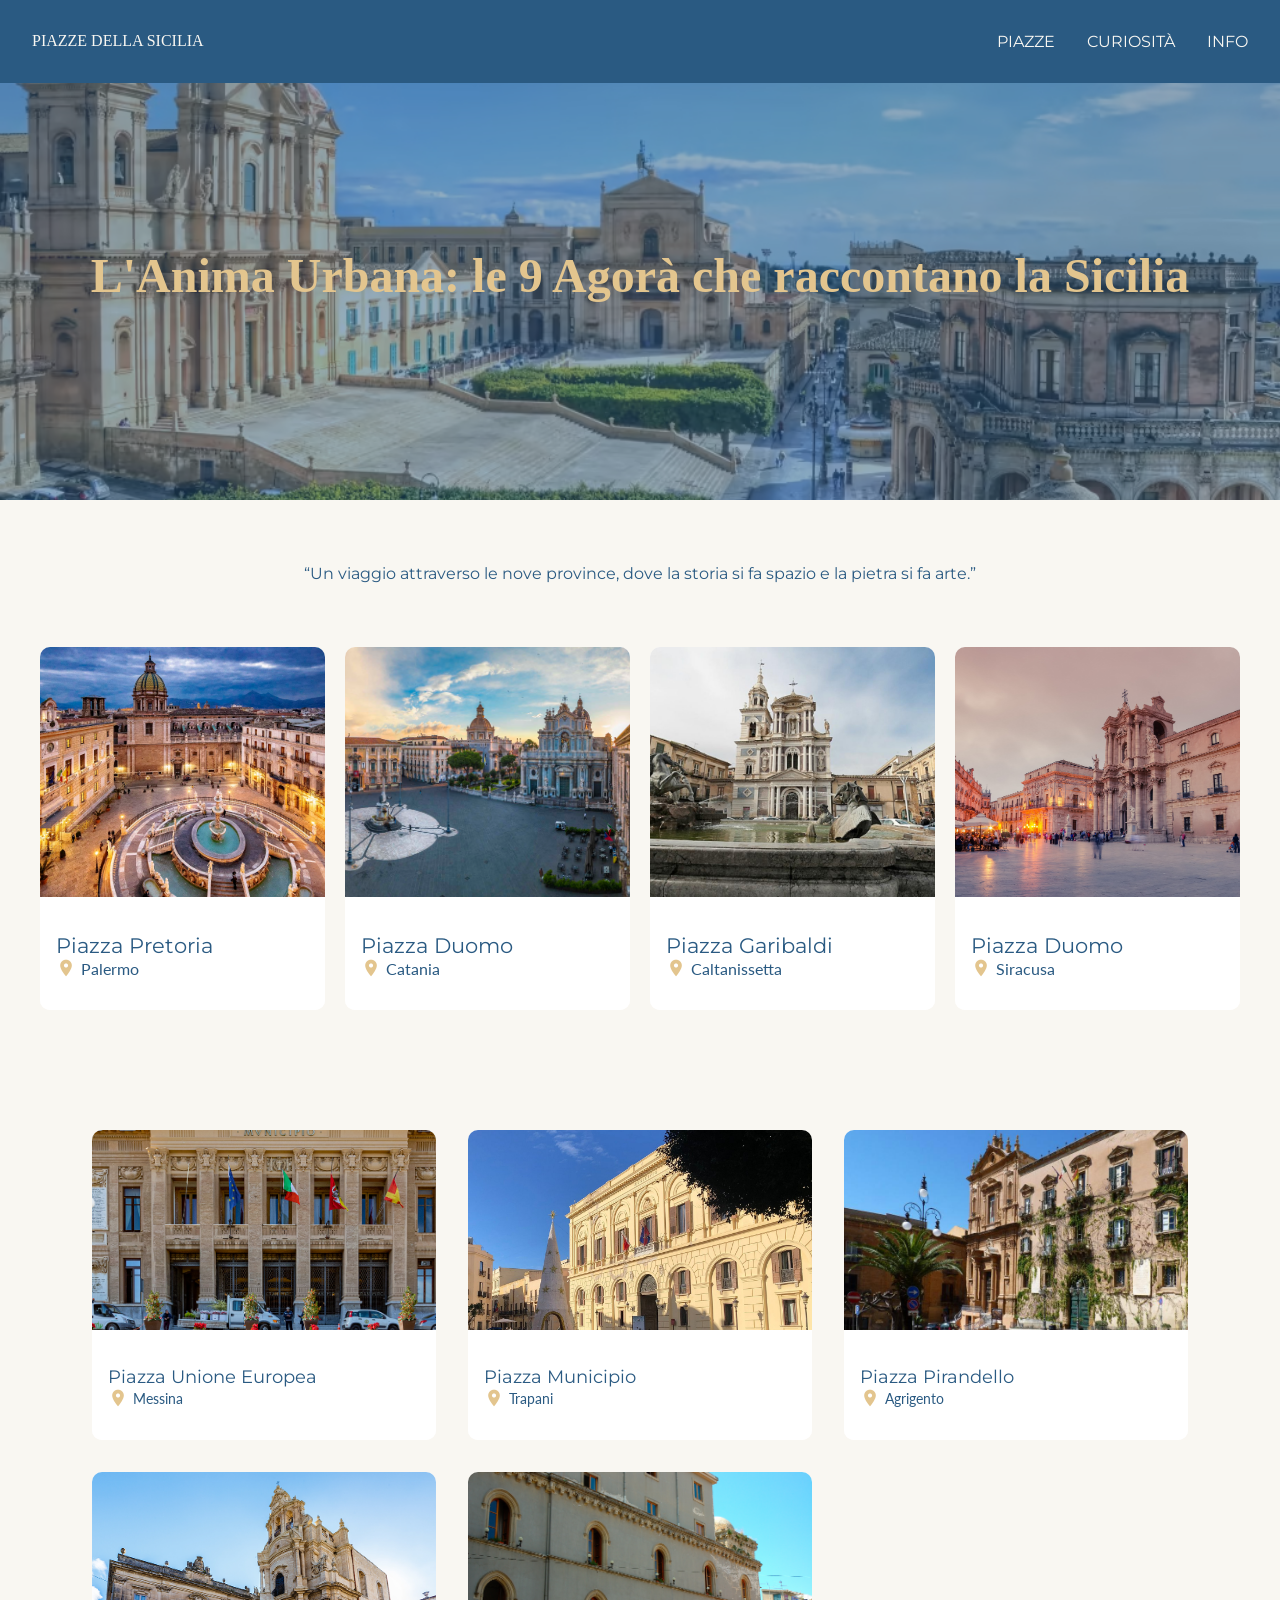
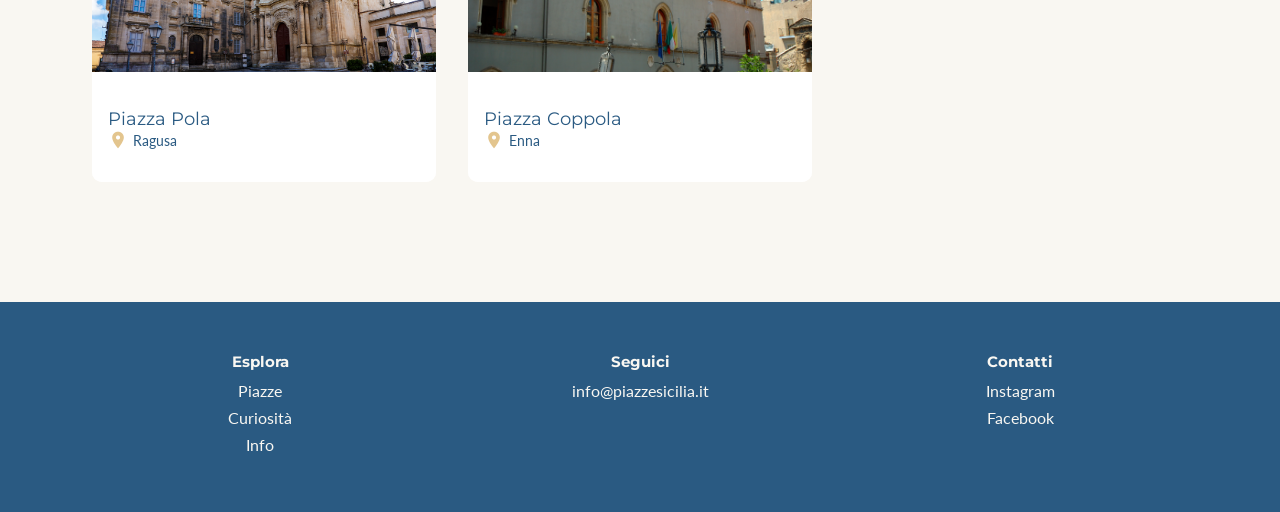
<file: piazze.html>
<!DOCTYPE html>
<html lang="en">
<head>
    <link rel="stylesheet" href="https://fonts.googleapis.com/icon?family=Material+Icons">
    <meta charset="UTF-8">
    <meta name="viewport" content="width=device-width, initial-scale=1.0">
    <title>Document</title>
     <link rel="stylesheet" href="css/style.css">
    <link href="https://fonts.googleapis.com/css2?family=Lato:wght@300&family=Montserrat:wght@300;400&family=Playfair+Display:wght@400;700&display=swap" rel="stylesheet">
</head>
<body>
     <header>
        <div>
            <p><a href="index.html">Piazze della Sicilia</a></p>
            <nav>
                <ul>
                    <li><a href="piazze.html">Piazze</a></li>
                    <li><a href="curiosita.html">Curiosità</a></li>
                    <li><a href="info.html">Info</a></li>
                </ul>
            </nav>
        </div>
    </header>
    <main>
        <section class="hero">
            <div class="hero_img">
                <img src="immagini/hero.jpg" alt="">
            </div>
            <div class="hero_txt">
                <h1>L'Anima Urbana: le 9 Agorà che raccontano la Sicilia</h1>
            </div>
        </section>
        <section class="citazione-viaggio">
            <p>“Un viaggio attraverso le nove province, dove la storia si fa spazio e la pietra si fa arte.”</p>
        </section>
        <section class="content">
            <div class="card_contenitore">
                <div class="card_item">
                    <a href="piazzapalermo.html" class="card-link">
                        <div class="card_img">
                            <img src="immagini/Foto 1.jpg" alt="">
                        </div>
                        <div class="card_text">
                            <h2>Piazza Pretoria</h2>
                            <p class="location-container">
                                <span class="material-icons">location_on</span>
                                <span class="location-text">Palermo</span>
                            </p>
                        </div>
                    </a>
                </div>
            <a href="piazzacatania.html" class="card-link">
                <div class="card_item">
                    <div class="card_img">
                        <img src="immagini/Foto 2.jpg" alt="">
                    </div>
                    <div class="card_text">
                        <h2>Piazza Duomo</h2>
                        <p class="location-container">
                                <span class="material-icons">location_on</span>
                                <span class="location-text">Catania</span>
                        </p>
                    </div>
                </div>
            </a>
            <a href="piazzacaltanissetta.html" class="card-link">
                <div class="card_item">
                    <div class="card_img">
                        <img src="immagini/Foto 3.jpg" alt="">
                    </div>
                    <div class="card_text">
                        <h2>Piazza Garibaldi</h2>
                        <p class="location-container">
                                <span class="material-icons">location_on</span>
                                <span class="location-text">Caltanissetta</span>
                        </p>
                    </div>
                </div>
            </a>
            <a href="piazzasiracusa.html" class="card-link">
                <div class="card_item">
                    <div class="card_img">
                        <img src="immagini/Foto 4.jpeg" alt="">
                    </div>
                    <div class="card_text">
                        <h2>Piazza Duomo</h2>
                        <p class="location-container">
                                <span class="material-icons">location_on</span>
                                <span class="location-text">Siracusa</span>
                        </p>
                    </div>
                </div>
            </a>
            </div>
        </section>
        <section>
            <div class="card_contenitore2">
                <div class="card_item2">
                    <a>
                        <div class="card_img2">
                            <img src="immagini/piazza messina.jpg" alt="">
                        </div>
                        <div class="card_text2">
                            <h2>Piazza Unione Europea</h2>
                            <p class="location-container2">
                                <span class="material-icons">location_on</span>
                                <span class="location-text">Messina</span>
                            </p>
                        </div>
                    </a>
                </div>
                <div class="card_item2">
                    <a>
                        <div class="card_img2">
                            <img src="immagini/piazza trapani.jpg" alt="">
                        </div>
                        <div class="card_text2">
                            <h2>Piazza Municipio</h2>
                            <p class="location-container2">
                                <span class="material-icons">location_on</span>
                                <span class="location-text">Trapani</span>
                            </p>
                        </div>
                    </a>
                </div>
                <div class="card_item2">
                    <a>
                        <div class="card_img2">
                            <img src="immagini/piazza agrigento.jpg" alt="">
                        </div>
                        <div class="card_text2">
                            <h2>Piazza Pirandello</h2>
                            <p class="location-container2">
                                <span class="material-icons">location_on</span>
                                <span class="location-text">Agrigento</span>
                            </p>
                        </div>
                    </a>
                </div>
                <div class="card_item2">
                    <a>
                        <div class="card_img2">
                            <img src="immagini/piazza pola.jpg" alt="">
                        </div>
                        <div class="card_text2">
                            <h2>Piazza Pola</h2>
                            <p class="location-container2">
                                <span class="material-icons">location_on</span>
                                <span class="location-text">Ragusa</span>
                            </p>
                        </div>
                    </a>
                </div>
                <div class="card_item2">
                    <a>
                        <div class="card_img2">
                            <img src="immagini/piazza enna.jpg" alt="">
                        </div>
                        <div class="card_text2">
                            <h2>Piazza Coppola</h2>
                            <p class="location-container2">
                                <span class="material-icons">location_on</span>
                                <span class="location-text">Enna</span>
                            </p>
                        </div>
                    </a>
                </div>
            </div>
        </section>
    </main>
     <footer class="site-footer">
        <div class="footer-container">

            <div class="footer-col">
                <h5>Esplora</h5>
                <ul>
                    <li> <a href="#">Piazze</a></li>
                    <li> <a href="#">Curiosità</a></li>
                    <li> <a href="#">Info</a></li>
                </ul>
            </div>
            
            <div class="footer-col">
                <h5>Seguici</h5>
                <p>info@piazzesicilia.it</p>
            </div>
            
            <div class="footer-col">
                <h5>Contatti</h5>
                <ul>
                    <li> <a href="#">Instagram</a></li>
                    <li> <a href="#">Facebook</a></li>
                </ul>
            </div>

        </div>

    </footer>

</body>
</html>
</file>
<file: css/style.css>
:root {
    --primario: rgba(42, 90, 130, 1);
    --secondario: rgba(227, 197, 142, 1);
    --text: rgba(0, 0, 0, 1);
    --sfondo: rgba(249, 247, 242, 1);

    --font-title: 'Playfar Display', serif;
    --font-subtitle: 'Montserrat', sans-serif;
    --font-base: 'Lato', serif;

}

html {
    box-sizing: border-box;
}

body {
    margin: 0;
    padding: 0;
    background-color: var(--sfondo);
}

h1, h2, h3, h4, h5, h6, p, ul, ol {
    margin: 0;
    padding: 0;
}


header {
    background-color: var(--primario);
    position: fixed;
    z-index: 1;
    width: 100%;
    font-family: var(--font-title);
}
header div {
    display: flex;
    justify-content: space-between;
    padding: 32px;
}
header a {
    color: var(--sfondo);
    text-transform: uppercase;
    text-decoration: none;
    transition: transform 0.3s ease;
    display: inline-block;
}
header a:hover {
    transform: scale(1.05);
}
header nav a {
    transition: transform 0.3s ease, color 0.3s ease;
}
header nav a:hover {
    transform: scale(1.05);
    color: var(--secondario);
}
header p {
    font-size: 400;
}
header nav ul {
    display: flex;
    gap: 32px;
    list-style: none;
    font-family: var(--font-subtitle);
}

.hero {
    position: relative;
}

.hero_txt h1 {
    font-family: var(--font-title);
    color: var(--secondario);
    text-align: center;
    font-size: 48px;
    width: 100%;
    margin: 0;
}

.hero_img img {
    height: 500px;
    width: 100%;
    object-fit: cover;
    object-position: center 40%;
    display: block;
}


.hero_txt {
    position: absolute;
    top: 5%;
    left: 0;
    display: flex;
    width: 100%;
    height: 100%;
    justify-content: center;
    align-items: center;
    color: var(--bianco);
}

.hero::before {
    content: "";
    background-color: var(--primario);
    position: absolute;
    top: 0;
    left: 0;
    width: 100%;
    height: 100%;
    opacity: 0.5;
}


.card_contenitore {
    margin: 128px auto 0 auto;
    padding: 0 32px;
    display: grid;
    gap: 20px;
	flex-wrap: wrap;
	justify-content: center;
	max-width: 1200px;
	width: 100%;
	grid-template-columns: repeat(4, 1fr);
}

.card_item {
    display: flex;
    flex-direction: column;
    height: 100%;
    background-color: white;
    border-radius: 10px;
    overflow: hidden;
    transition: transform 0.3s ease, box-shadow 0.3s ease;
}
.card_item:hover {
    transform: translateY(-10px);
    box-shadow: 0 10px rgba(227, 197, 142, 1);
}

.card_img {
    position: relative;
}

.card_img img {
    width: 100%;
    height: 250px;
    object-fit: cover;
}

.card_text {
    background-color: white;
    padding: 32px 16px;
    flex-grow: 1;
}

.card_text h2 {
    font-size: 21px;
    font-weight: normal;
    font-family: var(--font-subtitle);
    color: var(--primario);
}

.card_text p {
    font-family: var(--font-base);
    color: var(--primario);
}

.location-container {
    display: flex;
    align-items: center;
    gap: 5px;
}

.material-icons {
    color: var(--secondario);
    font-size: 20px;
    vertical-align: middle;
}



.curiosità_container {
    padding: 64px 32px;
    max-width: 1100px;
    margin: 0 auto;
    margin-top: 120px;
    display: grid;
    grid-template-columns: 1fr 1fr;
    gap: 64px;
    align-items: center;
    box-sizing: border-box;
    width: 100%;
    min-width: 0;
}


.curiosità_content h3 {
    color: var(--secondario);
    font-family: var(--font-title);
    font-size: 3rem;
    font-weight: 400;
    margin-bottom: 28px;
    transition: transform 0.3 ease;
    display: inline-block;
}
.curiosità_container h3:hover {
    transform: scale(1.05);
}

.curiosità_content p {
    font-family: var(--font-base);
    font-size: 1.2rem;
    font-weight: 300;
    color: var(--text);

}

.curiosità_img_wrap {
    width: 100%;
    aspect-ratio: 16/9;
    border-radius: 10px;
    overflow: hidden;
    min-width: 280px;
}


.curiosità_img {
    width: 100%;
    height: 100%;
    object-fit: cover;
    display: block;
    margin: 0;
    object-position: center center;
}

.site-footer {
    background-color: var(--primario);
    color: var(--sfondo);
    padding: 40px 20px;
}

.footer-container {
    display: flex;
    justify-content: center;
    flex-wrap: wrap;
    max-width: 1100px;
    margin: 0 auto;
    padding: 0 20px;
    gap: 40px;
}

.footer-col {
    flex: 1;
    min-width: 200px;
    padding: 10px;
    text-align: center;
}


.footer-col ul {
    list-style: none;
    padding: 0 10px;
}

.footer-col h5 {
    font-family: var(--font-subtitle);
    font-size: 15px;
    margin-bottom: 10px;
}

.footer-col ul li {
    margin-bottom: 8px;
    font-family: var(--font-base);
}

.footer-col p {
    font-family: var(--font-base);
    margin-bottom: 8px;
}

.footer-col a {
    color: var(--sfondo);
    text-decoration: none;
}

.footer-col a:hover {
    text-decoration: underline;
}

.footer-col p:hover {
    text-decoration: underline;
}

.citazione-viaggio {
    font-family: var(--font-subtitle);
    color: var(--primario);
    text-align: center;
    margin-top: 64px;
    margin-bottom: 64px;
    margin-left: auto;
    margin-right: auto;
    max-width: 800px;
    padding: 0 20px;
}
.citazione-viaggio + section > .card_contenitore {
    margin-top: 0;
}

.card_contenitore2 {
    margin-top: 120px;
    padding-left: 32px;
    padding-right: 32px;
    display: grid;
    grid-template-columns: repeat(auto-fit, minmax(300px, 1fr));
    gap: 32px;
    align-items: stretch;
    margin-left: 60px;
    margin-right: 60px;
    margin-bottom: 120px;
}

.card_item2 {
    display: flex;
    flex-direction: column;
    height: 100%;
    background-color: white;
    border-radius: 10px;
    overflow: hidden;
}

.card_img2 img {
    width: 100%;
    height: 200px;
    object-fit: cover;
    object-position: center 30%;
}

.card_text2 {
    background-color: white;
    padding: 32px 16px;
    flex: 1;
    text-align: left;
    display: flex;
    flex-direction: column;
    justify-content: center;
}

.card_text2 h2 {
    font-size: 18px;
    font-weight: normal;
    font-family: var(--font-subtitle);
    color: var(--primario);
    margin-bottom: 0 0 10px 0;
}

.card_text2 p {
    font-family: var(--font-base);
    color: var(--primario);
    font-size: 14px;
    margin: 0;
}

.location-container2 {
    display: flex;
    align-items: center;
    gap: 5px;
    margin-top: 10px;
}

.card_text2 .material-icons {
    color: var(--secondario);
    font-size: 20px;
    vertical-align: middle;
}

.sezione-storia {
    display: flex;
    gap: 60px;
    align-items: center;
    margin-bottom: 80px;
}

.storia-img {
    flex: 0 0 40%;
    max-width: 450px;
}

.storia-img img {
    width: 100%;
    border-radius: 10px;
    display: block;
    height: 400px;
    object-fit: cover;
}

.storia-text {
    flex: 1;
}

.storia-text h2 {
    font-family: var(--font-subtitle);
    color: var(--primario);
    font-size: 30px;
    margin-bottom: 24px;
    margin-top: 0;
}

.storia-text p {
    font-family: var(--font-base);
    color: var(--text);
    font-size: 16px;
    line-height: 1.6;
}

.sezione-dettagli {
    display: flex;
    gap: 64px;
    align-items: center;
}

.dettagli-img {
    flex: 0 0 40%;
}

.dettagli-img img {
    width: 100%;
    border-radius: 10px;
    display: block;
    object-fit: cover;
}

.dettagli-info-grid {
    flex: 1;
    display: grid;
    grid-template-columns: 1fr 1fr;
    gap: 70px;
}

.info-item h3 {
    font-family: var(--font-subtitle);
    color: var(--primario);
    font-size: 18px;
    margin-bottom: 10px;
}

.info-item p {
    font-family: var(--font-base);
    color: var(--text);
    font-size: 14px;
}

.contenitore-fisso {
    max-width: 1100px;
    margin: 0 auto;
    padding: 80px 32px;
}

.card-link {
    text-decoration: none;
    color: inherit;
    display: block;
}

.curiosità-info-grid {
    margin-bottom: 80px;
    margin-top: 80px;
    margin-left: 80px;
    margin-right: 80px;
    display: grid;
    grid-template-columns: 1fr 1fr;
    gap: 70px;
    align-items: start;
}

.curiosità-item h3 {
    display: flex;
    align-items: center;
    gap: 10px;
    font-family: var(--font-subtitle);
    color: var(--primario);
    font-size: 18px;
    margin-bottom: 12px;
}

.curiosità-item p {
    font-family: var(--font-base);
    color: var(--text);
    font-size: 16px;
    line-height: 1.6;
}

.lista-parametri {
    list-style: none;
    padding: 0;
    margin-top: 15px;
}

.lista-parametri li {
    font-family: var(--font-base);
    color: var(--text);
    font-size: 16px;
    line-height: 1.6;
    margin-bottom: 15px;
}

.lista-parametri li strong {
    color: var(--secondario);
    text-decoration: none;
}

.sezione-piazza-escluse {
    margin-top: 60px;
    max-width: 800px;
}

.sezione-piazze-escluse h2 {
    font-family: var(--font-subtitle);
    color: var(--primario);
    font-size: 30px;
    margin-bottom: 24px;
}

.sezione-piazze-escluse p {
    font-family: var(--font-base);
    color: var(--text);
    font-size: 16px;
    line-height: 1.6;
}

@media (max-width:600px) {
    .card_contenitore, .card_contenitore2, .curiosità_container, .curiosità_content {
        max-width: 100%;
        margin-left: 0px;
        margin-right: 0px;
        padding: 20px;
		box-sizing: border-box;
    }
    html, body {
        overflow-x: hidden;
        max-width: 100%;
    }
    header div {
        flex-direction: column;
        justify-content: center;
        align-items: center;
        padding: 16px;
        gap: 16px;
    }
    header p a {
        font-size: 14px;
        text-align: center;
    }
    header nav ul {
        gap: 15px;
        justify-content: center;
        font-size: 12px;
    }

    .hero_img img {
        height: 350px;
    }
    .hero_txt h1 {
        font-size: 32px;
        padding: 0 15px;
    }

    .card_contenitore {
        display: flex;
        flex-direction: column;
        gap: 25px;
    }
    .card_contenitore2 {
        grid-template-columns: 1fr;
        margin-top: 80px;
    }
    .card_text h2 {
        font-size: 18px;
    }
    .card_text p {
        font-size: 14px;
    }
    .card_text2 h2 {
        font-size: 16px;
    }
    .card_text2 p {
        font-size: 13px;
    }
    .curiosità_container {
        display: flex;
        flex-direction: column;
        margin-left: 20px;
        margin-right: 20px;
        padding-right: 40px;
        overflow: hidden;
    }
    .curiosità_content h3 {
        font-size: 2rem;
    }
    .curiosità_content p {
        font-size: 16px;
    }
    .curiosità_img_wrap {
        margin: 0;
        min-width: 0;
        width: 100%;
        margin-bottom: 40px;
    }

    .sezione-storia, .sezione-dettagli {
        flex-direction: column;
        gap: 30px;
    }
    .storia-text h2 {
        font-size: 24px;
        text-align: center;
    }
    .storia-text p {
        font-size: 14px;
    }
    .dettagli-img, .storia-img {
        flex: 0 0 100%;
        max-width: 100%;
    }
    .dettagli-info-grid {
        grid-template-columns: 1fr;
        gap: 30px;
    }
    .footer-container {
        flex-direction: column;
        align-items: center;
        text-align: center;
        gap: 30px;
    }
    .footer-col {
        min-width: 100%;
    }
    .footer-col h5 {
        font-size: 14px;
    }
    .footer-col p {
        font-size: 12px;
    }
    .citazione-viaggio {
        font-size: 20;
        margin-top: 40px;
        margin-bottom: 40px;
    }

    .contenitore-fisso {
        padding: 40px 20px;
    }

    .curiosità-info-grid {
        grid-template-columns: 1fr;
        margin: 20px 20px;
        gap: 40px;
        margin-top: 40px;
        margin-bottom: 40px;
    }

    .curiosità-item h3 {
        font-size: 17px;
    }
    .curiosità-item p {
        font-size: 14px;
    }

    .sezione-piazze-escluse {
        margin-top: 40px;
        padding: 0 20px;
    }
    .sezione-piazze-escluse h2 {
        font-size: 24px;
        text-align: center;
    }
    .sezione-piazze-escluse p {
        font-size: 14px;
    }
    .lista-parametri li {
        font-size: 14px;
        margin-bottom: 12px;
    }

}
</file>
